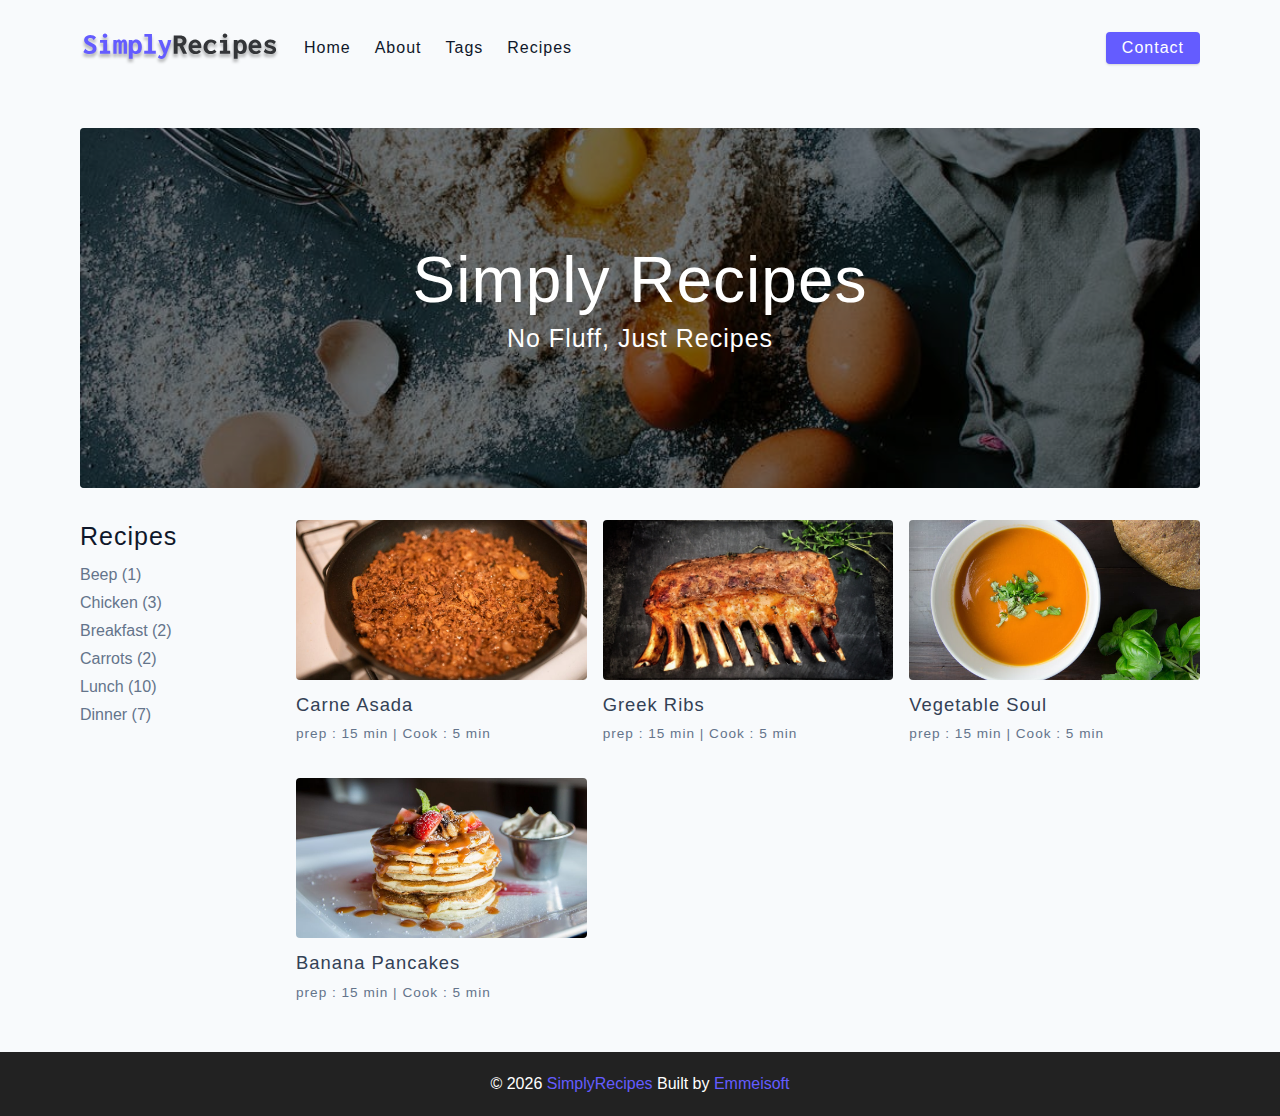
<file: index.html>
<!DOCTYPE html>
<html lang="en">
  <head>
    <meta charset="UTF-8" />
    <meta http-equiv="X-UA-Compatible" content="IE=edge" />
    <meta name="viewport" content="width=device-width, initial-scale=1.0" />
    <title>Simply Recipes || Starter</title>
    <!-- favicon -->
    <link rel="shortcut icon" href="./assets/favicon.ico" type="image/x-icon" />
    <!-- normalize -->
    <link rel="stylesheet" href="./css/normalize.css" />
    <!-- font-awesome -->
    <link
      rel="stylesheet"
      href="https://cdnjs.cloudflare.com/ajax/libs/font-awesome/5.14.0/css/all.min.css"
    />
    <!-- main css -->
    <link rel="stylesheet" href="./css/main.css" />
  </head>
  <body>
  
    <!-- nav -->
    <nav class="navbar">
      <div class="nav-center">
        <!-- header -->
        <div class="nav-header">
          <a href="index.html" class="nav-logo">
           <img src="./assets/logo.svg" alt="recipes logo">
          </a>
          <button type="button" class="btn nav-btn">
            <i class="fas fa-align-justify"></i>
          </button>
        </div>
        <!-- links -->
        <div class="nav-links">
          <a href="index.html" class="nav-link">home</a>
          <a href="about.html" class="nav-link">about</a>
          <a href="tags.html" class="nav-link">tags</a>
          <a href="recipes.html" class="nav-link">recipes</a>
          
          <div class="nav-link contact-link">
            <a href="contact.html" class="btn">contact</a>
          </div>
        </div>
      </div>
    </nav>
    <!-- end of nav -->

    <!-- main page content -->
    <main class="page">
      <!-- header -->
      <header class="hero">
        <div class="hero-container">
          <div class="hero-text">
            <h1>simply recipes</h1>
            <h4>no fluff, just recipes</h4>
          </div>
        </div>
      </header>

      <!-- recipes container -->
      <section class="recipes-container">
        <!-- tags container -->
        <div class="tags-container">
          <h4>recipes</h4>

          <div class="tags-list">
            <a href="tag-template.html"> Beep (1)</a>
            <a href="tag-template.html"> Chicken (3)</a>
            <a href="tag-template.html"> Breakfast (2)</a>
            <a href="tag-template.html"> Carrots (2)</a>
            <a href="tag-template.html"> Lunch (10)</a>
            <a href="tag-template.html"> Dinner (7)</a>
          </div>
        </div>
        
        <!-- recipes list  -->
        <div class="recipes-list">
          <!-- single recipe -->
          <a href="single-recipe.html" class="recipe">
            <img src="./assets/recipes/recipe-1.jpeg" alt="food" class="img recipe-img">
            <h5>carne asada</h5>
            <p>prep : 15 min | Cook : 5  min</p>
          </a>


          <a href="single-recipe.html" class="recipe">
            <img src="./assets/recipes/recipe-2.jpeg" alt="food" class="img recipe-img">
            <h5>greek ribs</h5>
            <p>prep : 15 min | Cook : 5 min</p>
          </a>

          <a href="single-recipe.html" class="recipe">
            <img src="./assets/recipes/recipe-3.jpeg" alt="food" class="img recipe-img">
            <h5>Vegetable soul</h5>
            <p>prep : 15 min | Cook : 5 min</p>
          </a>
          
          
          <a href="single-recipe.html" class="recipe">
            <img src="./assets/recipes/recipe-4.jpeg" alt="food" class="img recipe-img">
            <h5>banana pancakes</h5>
            <p>prep : 15 min | Cook : 5 min</p>
          </a>
        </div>
      </section>
    </main>
    <!-- end main page content -->
    
    <!-- footer -->
    <footer class="page-footer">
      <p>
        &copy; <span class="current-date"></span>
        <span class="footer-logo"> SimplyRecipes </span>
        Built by <a href="https://emmei.netlify.app/">Emmeisoft</a>
      </p>
    </footer>
    <script src="./js/app.js"></script>
  </body>
</html>
</file>
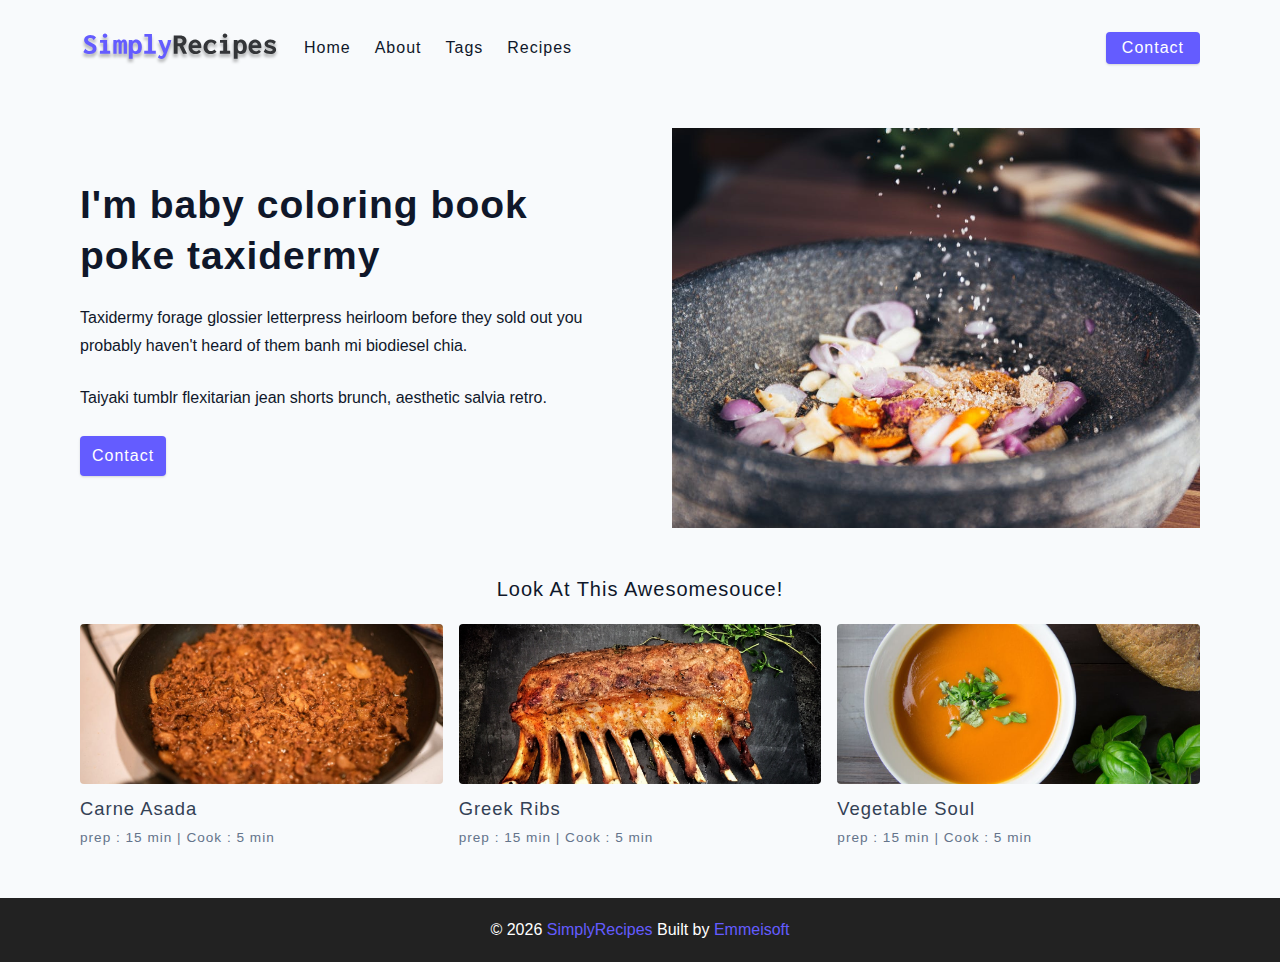
<file: about.html>
<!DOCTYPE html>
<html lang="en">

<head>
  <meta charset="UTF-8" />
  <meta http-equiv="X-UA-Compatible" content="IE=edge" />
  <meta name="viewport" content="width=device-width, initial-scale=1.0" />
  <title>About</title>
  <!-- favicon -->
  <link rel="shortcut icon" href="./assets/favicon.ico" type="image/x-icon" />
  <!-- normalize -->
  <link rel="stylesheet" href="./css/normalize.css" />
  <!-- font-awesome -->
  <link rel="stylesheet" href="https://cdnjs.cloudflare.com/ajax/libs/font-awesome/5.14.0/css/all.min.css" />
  <!-- main css -->
  <link rel="stylesheet" href="./css/main.css" />
</head>

<body>

  <!-- nav -->
  <nav class="navbar">
    <div class="nav-center">
      <!-- header -->
      <div class="nav-header">
        <a href="index.html" class="nav-logo">
          <img src="./assets/logo.svg" alt="recipes logo">
        </a>
        <button type="button" class="btn nav-btn">
          <i class="fas fa-align-justify"></i>
        </button>
      </div>
      <!-- links -->
      <div class="nav-links">
        <a href="index.html" class="nav-link">home</a>
        <a href="about.html" class="nav-link">about</a>
        <a href="tags.html" class="nav-link">tags</a>
        <a href="recipes.html" class="nav-link">recipes</a>

        <div class="nav-link contact-link">
          <a href="contact.html" class="btn">contact</a>
        </div>
      </div>
    </div>
  </nav>
  <!-- end of nav -->

  <!-- main page content -->
  <main class="page">
    <section class="about-page">
      <article>
        <h2>I'm baby coloring book poke taxidermy</h2>
        <p>
          Taxidermy forage glossier letterpress heirloom before they sold out
          you probably haven't heard of them banh mi biodiesel chia.
        </p>
        <p>
          Taiyaki tumblr flexitarian jean shorts brunch, aesthetic salvia
          retro.
        </p>
        <a href="./contact.html" class="btn"> contact </a>
      </article>
      <img src="./assets/about.jpeg" alt="pouring salt" class="img about-img">
    </section>
    
    <section class="featured-recipes">
      <h5 class="featured-title">Look at this awesomesouce!</h5>
          <div class="recipes-list">
            <!-- single recipe -->
            <a href="single-recipe.html" class="recipe">
              <img src="./assets/recipes/recipe-1.jpeg" alt="food" class="img recipe-img">
              <h5>carne asada</h5>
              <p>prep : 15 min | Cook : 5 min</p>
            </a>
          
          
            <a href="single-recipe.html" class="recipe">
              <img src="./assets/recipes/recipe-2.jpeg" alt="food" class="img recipe-img">
              <h5>greek ribs</h5>
              <p>prep : 15 min | Cook : 5 min</p>
            </a>
          
            <a href="single-recipe.html" class="recipe">
              <img src="./assets/recipes/recipe-3.jpeg" alt="food" class="img recipe-img">
              <h5>Vegetable soul</h5>
              <p>prep : 15 min | Cook : 5 min</p>
            </a>
          </div>

    </section>
  </main>
  <!-- end main page content -->

  <!-- footer -->
  <footer class="page-footer">
    <p>
      &copy; <span class="current-date"></span>
      <span class="footer-logo"> SimplyRecipes </span>
      Built by <a href="https://emmei.netlify.app/">Emmeisoft</a>
    </p>
  </footer>
  <script src="./js/app.js"></script>
</body>

</html>
</file>
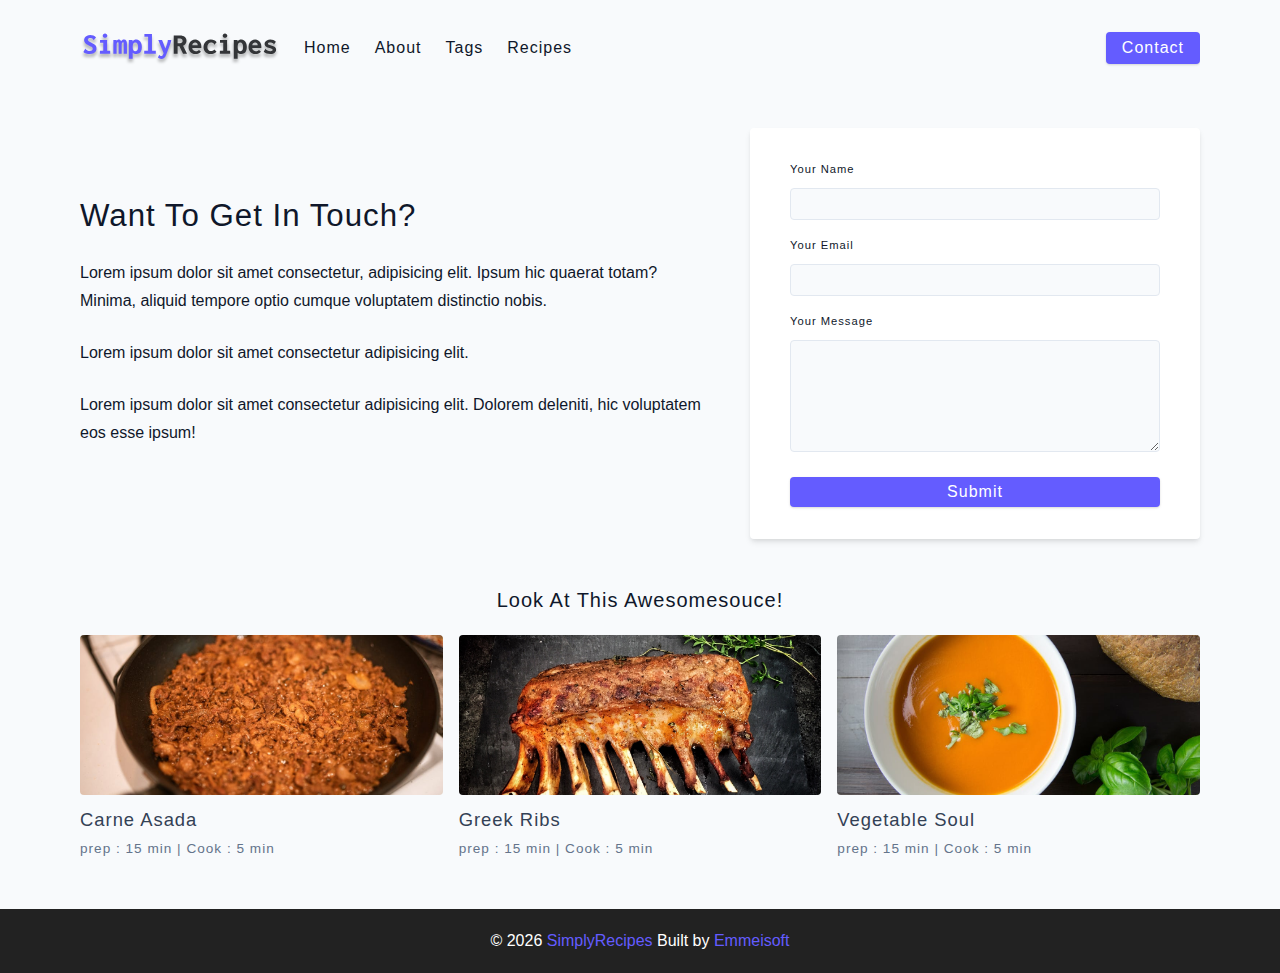
<file: contact.html>
<!DOCTYPE html>
<html lang="en">

<head>
  <meta charset="UTF-8" />
  <meta http-equiv="X-UA-Compatible" content="IE=edge" />
  <meta name="viewport" content="width=device-width, initial-scale=1.0" />
  <title>Contact</title>
  <!-- favicon -->
  <link rel="shortcut icon" href="./assets/favicon.ico" type="image/x-icon" />
  <!-- normalize -->
  <link rel="stylesheet" href="./css/normalize.css" />
  <!-- font-awesome -->
  <link rel="stylesheet" href="https://cdnjs.cloudflare.com/ajax/libs/font-awesome/5.14.0/css/all.min.css" />
  <!-- main css -->
  <link rel="stylesheet" href="./css/main.css" />
</head>

<body>

  <!-- nav -->
  <nav class="navbar">
    <div class="nav-center">
      <!-- header -->
      <div class="nav-header">
        <a href="index.html" class="nav-logo">
          <img src="./assets/logo.svg" alt="recipes logo">
        </a>
        <button type="button" class="btn nav-btn">
          <i class="fas fa-align-justify"></i>
        </button>
      </div>
      <!-- links -->
      <div class="nav-links">
        <a href="index.html" class="nav-link">home</a>
        <a href="about.html" class="nav-link">about</a>
        <a href="tags.html" class="nav-link">tags</a>
        <a href="recipes.html" class="nav-link">recipes</a>

        <div class="nav-link contact-link">
          <a href="contact.html" class="btn">contact</a>
        </div>
      </div>
    </div>
  </nav>
  <!-- end of nav -->

  <!-- main page content -->
  <main class="page">
      <section class="contact-container">
        <article class="contact-info">
          <h3>Want to get in touch?</h3>
          <p>
            Lorem ipsum dolor sit amet consectetur, adipisicing elit. 
            Ipsum hic quaerat totam? Minima, 
            aliquid tempore optio cumque voluptatem distinctio nobis.
          </p>

          <p>
            Lorem ipsum dolor sit amet consectetur adipisicing elit.
          </p>

          <p>Lorem ipsum dolor sit amet consectetur adipisicing elit.
            Dolorem deleniti, hic voluptatem eos esse ipsum!</p>
        </article>

        <!-- Contact Form -->
        <article>
          <form class="form contact-form">
            <div class="form-row">
              <label for="name" class="form-label">your name</label>
              <input type="text" class="form-input" id="name" name="name">
            </div>

            <div class="form-row">
              <label for="email" class="form-label">your email</label>
              <input type="email" class="form-input" id="email" name="email">
            </div>


            <div class="form-row">
              <label for="message" class="form-label">your message</label>
              <textarea class="form-textarea" id="message" name="message"></textarea>
            </div>

            <button type="submit" class="btn btn-block">submit</button>
          </form>
        </article>
      </section>
      <section class="featured-recipes">
        <h5 class="featured-title">Look at this awesomesouce!</h5>
        <div class="recipes-list">
          <!-- single recipe -->
          <a href="single-recipe.html" class="recipe">
            <img src="./assets/recipes/recipe-1.jpeg" alt="food" class="img recipe-img">
            <h5>carne asada</h5>
            <p>prep : 15 min | Cook : 5 min</p>
          </a>
      
      
          <a href="single-recipe.html" class="recipe">
            <img src="./assets/recipes/recipe-2.jpeg" alt="food" class="img recipe-img">
            <h5>greek ribs</h5>
            <p>prep : 15 min | Cook : 5 min</p>
          </a>
      
          <a href="single-recipe.html" class="recipe">
            <img src="./assets/recipes/recipe-3.jpeg" alt="food" class="img recipe-img">
            <h5>Vegetable soul</h5>
            <p>prep : 15 min | Cook : 5 min</p>
          </a>
        </div>
      
      </section>
  </main>
  <!-- end main page content -->

  <!-- footer -->
  <footer class="page-footer">
    <p>
      &copy; <span class="current-date"></span>
      <span class="footer-logo"> SimplyRecipes </span>
      Built by <a href="https://emmei.netlify.app/">Emmeisoft</a>
    </p>
  </footer>
  <script src="./js/app.js"></script>
</body>

</html>
</file>
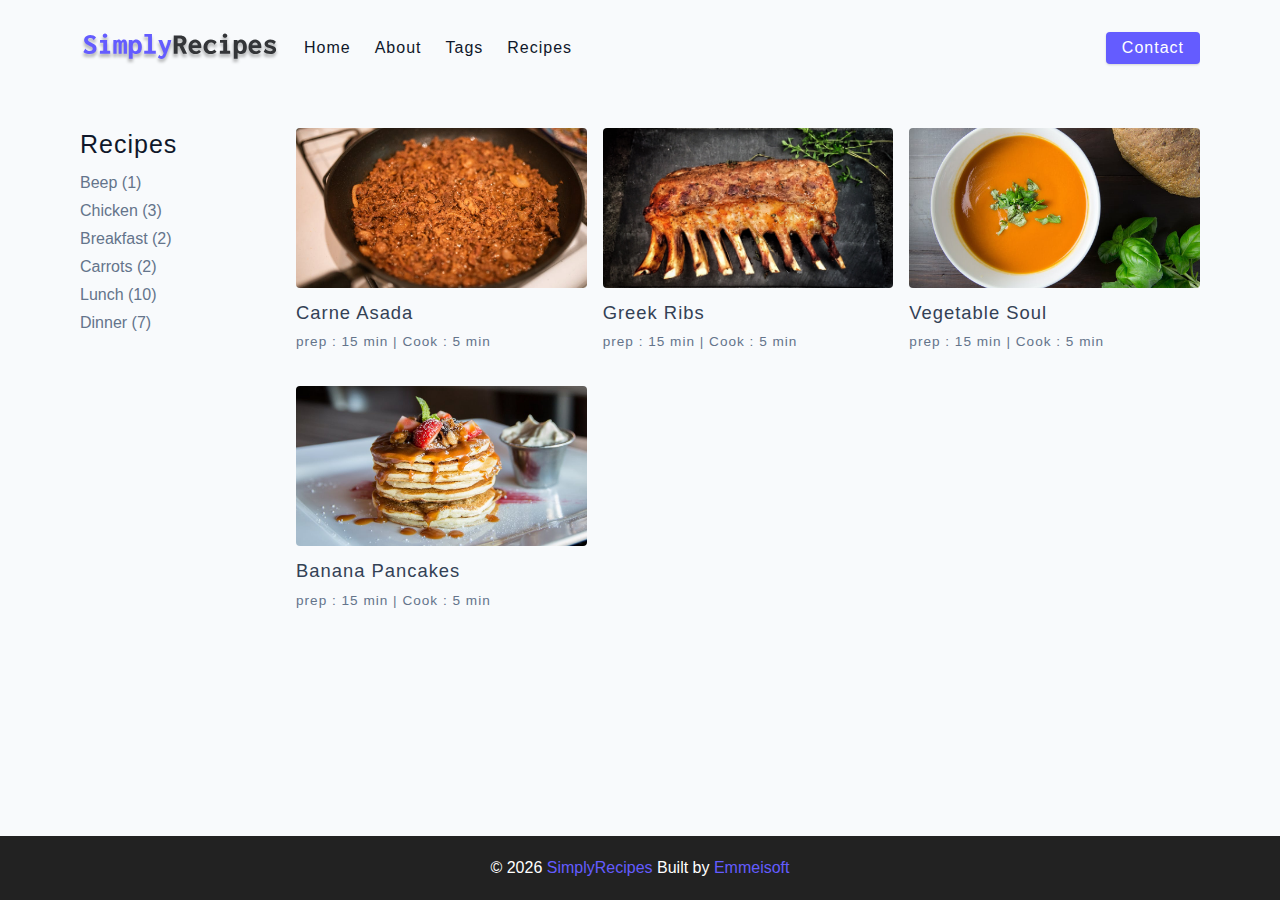
<file: recipes.html>
<!DOCTYPE html>
<html lang="en">

<head>
  <meta charset="UTF-8" />
  <meta http-equiv="X-UA-Compatible" content="IE=edge" />
  <meta name="viewport" content="width=device-width, initial-scale=1.0" />
  <title>Recipes</title>
  <!-- favicon -->
  <link rel="shortcut icon" href="./assets/favicon.ico" type="image/x-icon" />
  <!-- normalize -->
  <link rel="stylesheet" href="./css/normalize.css" />
  <!-- font-awesome -->
  <link rel="stylesheet" href="https://cdnjs.cloudflare.com/ajax/libs/font-awesome/5.14.0/css/all.min.css" />
  <!-- main css -->
  <link rel="stylesheet" href="./css/main.css" />
</head>

<body>

  <!-- nav -->
  <nav class="navbar">
    <div class="nav-center">
      <!-- header -->
      <div class="nav-header">
        <a href="index.html" class="nav-logo">
          <img src="./assets/logo.svg" alt="recipes logo">
        </a>
        <button type="button" class="btn nav-btn">
          <i class="fas fa-align-justify"></i>
        </button>
      </div>
      <!-- links -->
      <div class="nav-links">
        <a href="index.html" class="nav-link">home</a>
        <a href="about.html" class="nav-link">about</a>
        <a href="tags.html" class="nav-link">tags</a>
        <a href="recipes.html" class="nav-link">recipes</a>

        <div class="nav-link contact-link">
          <a href="contact.html" class="btn">contact</a>
        </div>
      </div>
    </div>
  </nav>
  <!-- end of nav -->

  <!-- main page content -->
  <main class="page">
          <!-- recipes container -->
          <section class="recipes-container">
            <!-- tags container -->
            <div class="tags-container">
              <h4>recipes</h4>
          
              <div class="tags-list">
                <a href="tag-template.html"> Beep (1)</a>
                <a href="tag-template.html"> Chicken (3)</a>
                <a href="tag-template.html"> Breakfast (2)</a>
                <a href="tag-template.html"> Carrots (2)</a>
                <a href="tag-template.html"> Lunch (10)</a>
                <a href="tag-template.html"> Dinner (7)</a>
              </div>
            </div>
          
            <!-- recipes list  -->
            <div class="recipes-list">
              <!-- single recipe -->
              <a href="single-recipe.html" class="recipe">
                <img src="./assets/recipes/recipe-1.jpeg" alt="food" class="img recipe-img">
                <h5>carne asada</h5>
                <p>prep : 15 min | Cook : 5 min</p>
              </a>
          
          
              <a href="single-recipe.html" class="recipe">
                <img src="./assets/recipes/recipe-2.jpeg" alt="food" class="img recipe-img">
                <h5>greek ribs</h5>
                <p>prep : 15 min | Cook : 5 min</p>
              </a>
          
              <a href="single-recipe.html" class="recipe">
                <img src="./assets/recipes/recipe-3.jpeg" alt="food" class="img recipe-img">
                <h5>Vegetable soul</h5>
                <p>prep : 15 min | Cook : 5 min</p>
              </a>
          
          
              <a href="single-recipe.html" class="recipe">
                <img src="./assets/recipes/recipe-4.jpeg" alt="food" class="img recipe-img">
                <h5>banana pancakes</h5>
                <p>prep : 15 min | Cook : 5 min</p>
              </a>
            </div>
          </section>
  </main>
  <!-- end main page content -->

  <!-- footer -->
  <footer class="page-footer">
    <p>
      &copy; <span class="current-date"></span>
      <span class="footer-logo"> SimplyRecipes </span>
      Built by <a href="https://emmei.netlify.app/">Emmeisoft</a>
    </p>
  </footer>
  <script src="./js/app.js"></script>
</body>

</html>
</file>
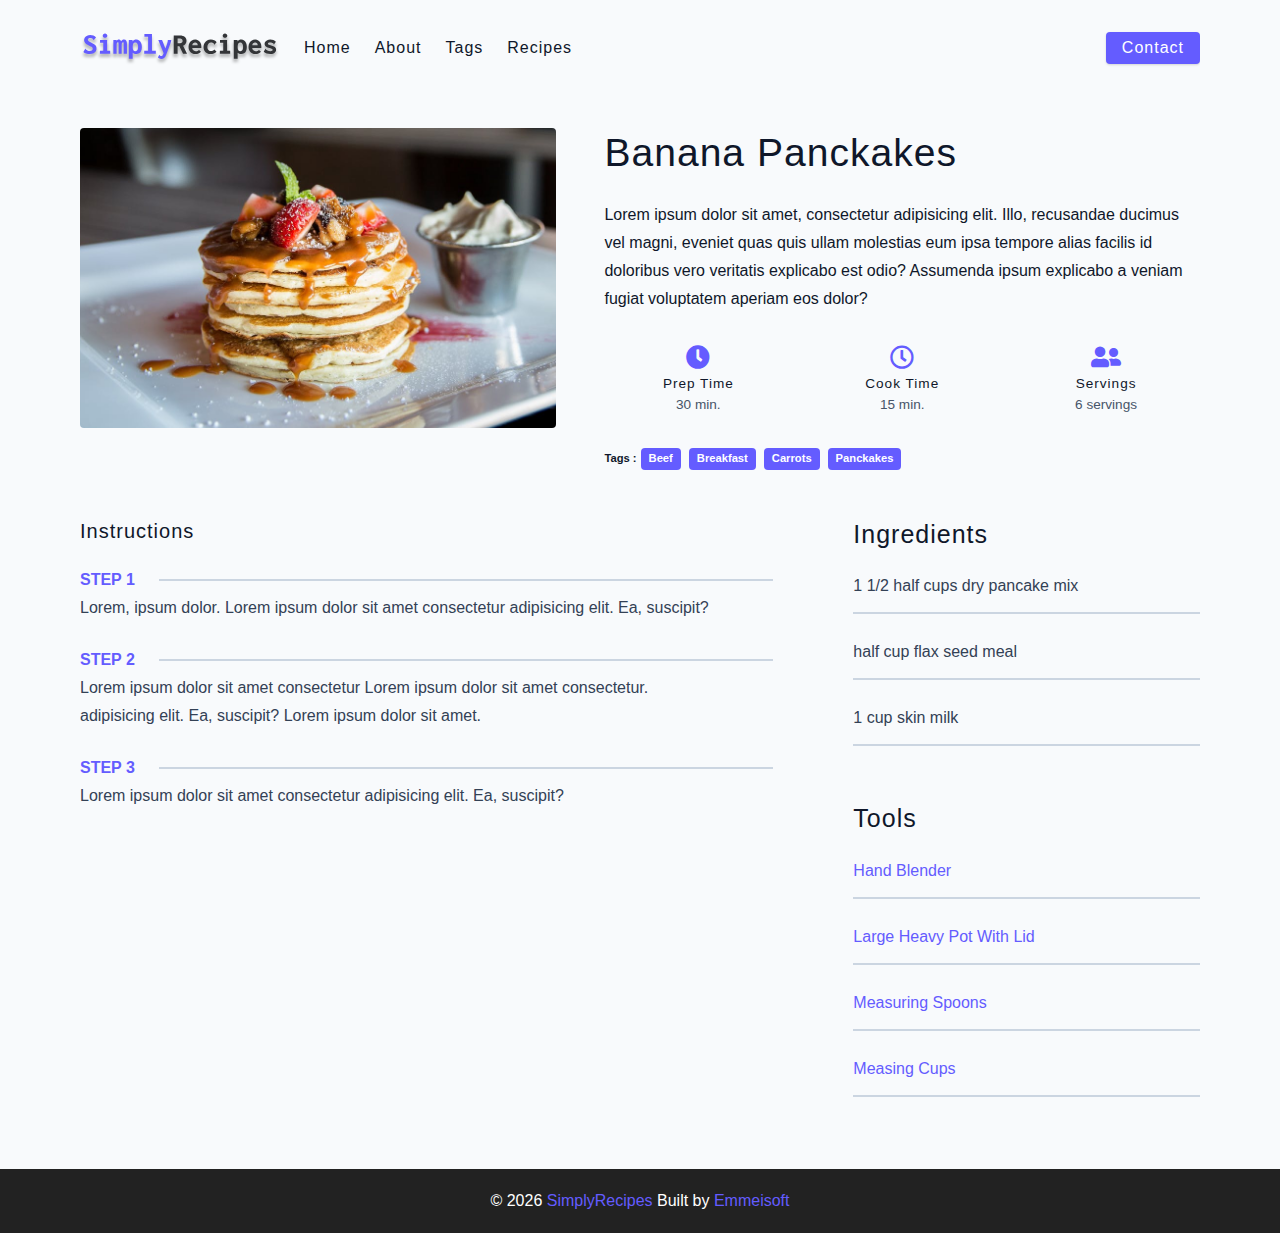
<file: single-recipe.html>
<!DOCTYPE html>
<html lang="en">

<head>
  <meta charset="UTF-8" />
  <meta http-equiv="X-UA-Compatible" content="IE=edge" />
  <meta name="viewport" content="width=device-width, initial-scale=1.0" />
  <title>Single Recipe</title>
  <!-- favicon -->
  <link rel="shortcut icon" href="./assets/favicon.ico" type="image/x-icon" />
  <!-- normalize -->
  <link rel="stylesheet" href="./css/normalize.css" />
  <!-- font-awesome -->
  <link rel="stylesheet" href="https://cdnjs.cloudflare.com/ajax/libs/font-awesome/5.14.0/css/all.min.css" />
  <!-- main css -->
  <link rel="stylesheet" href="./css/main.css" />
</head>

<body>

  <!-- nav -->
  <nav class="navbar">
    <div class="nav-center">
      <!-- header -->
      <div class="nav-header">
        <a href="index.html" class="nav-logo">
          <img src="./assets/logo.svg" alt="recipes logo">
        </a>
        <button type="button" class="btn nav-btn">
          <i class="fas fa-align-justify"></i>
        </button>
      </div>
      <!-- links -->
      <div class="nav-links">
        <a href="index.html" class="nav-link">home</a>
        <a href="about.html" class="nav-link">about</a>
        <a href="tags.html" class="nav-link">tags</a>
        <a href="recipes.html" class="nav-link">recipes</a>

        <div class="nav-link contact-link">
          <a href="contact.html" class="btn">contact</a>
        </div>
      </div>
    </div>
  </nav>
  <!-- end of nav -->

  <!-- main page content -->
  <main class="page">
    <section class="single-repice">
      <article class="recipe-hero">
        <img src="./assets/recipes/recipe-4.jpeg" class="img recipe-hero-img" alt="panckakes" >
        <article>
          <h2>Banana panckakes</h2>
          <p class="recipe-info">
            Lorem ipsum dolor sit amet, consectetur adipisicing elit. Illo, 
            recusandae ducimus vel magni, eveniet quas quis ullam molestias eum ipsa tempore
             alias facilis id doloribus vero veritatis explicabo est odio?
             Assumenda ipsum explicabo a veniam fugiat voluptatem aperiam eos dolor?
          </p>

          <!-- recipe icons -->
          <div class="recipe-icons">
            <article>
              <i class="fas fa-clock"></i>
              <h5>prep time</h5>
              <p>30 min.</p>
            </article>

            <article>
              <i class="far fa-clock"></i>
              <h5>cook time</h5>
              <p>15 min.</p>
            </article>

            <article>
              <i class="fas fa-user-friends"></i>
              <h5>servings</h5>
              <p>6 servings</p>
            </article>
          </div>

          <div class="recipe-tags">
            Tags : 
            <a href="./tag-template.html">beef</a>
            <a href="./tag-template.html">breakfast</a>
            <a href="./tag-template.html">carrots</a>
            <a href="./tag-template.html">panckakes</a>
          </div>
        </article>
      </article>

      <article class="recipe-content">
        <article class="recipe-instruction">
          <h5>instructions</h5>

          <div class="single-instruction">
            <header>
              <p>Step 1</p>
              <div></div>
            </header>
            <p>Lorem, ipsum dolor. Lorem ipsum dolor sit amet consectetur adipisicing elit. Ea, suscipit?</p>
          </div>

          <div class="single-instruction">
            <header>
              <p>Step 2</p>
              <div></div>
            </header>
            <p>Lorem ipsum dolor sit amet consectetur Lorem ipsum dolor sit amet consectetur. 
              adipisicing elit. Ea, suscipit? Lorem ipsum dolor sit amet.</p>
          </div>

          <div class="single-instruction">
            <header>
              <p>Step 3</p>
              <div></div>
            </header>
            <p>Lorem ipsum dolor sit amet consectetur adipisicing elit. Ea, suscipit?</p>
          </div>
        </article>

        <article class="recipe-ingredient">
          <div>
            <h4>Ingredients</h4>

            <p class="single-ingredient">1 1/2 half cups dry pancake mix</p>
            <p class="single-ingredient">half cup flax seed meal</p>
            <p class="single-ingredient">1 cup skin milk</p>
          </div>

          <div>
            <h4>tools</h4>
            <p class="single-tool">Hand Blender</p>
            <p class="single-tool">Large Heavy Pot With Lid</p>
            <p class="single-tool">Measuring Spoons</p>
            <p class="single-tool">Measing Cups</p>
          </div>
        </article>
      </article>
    </section>
  </main>
  <!-- end main page content -->

  <!-- footer -->
  <footer class="page-footer">
    <p>
      &copy; <span class="current-date"></span>
      <span class="footer-logo"> SimplyRecipes </span>
      Built by <a href="https://emmei.netlify.app/">Emmeisoft</a>
    </p>
  </footer>
  <script src="./js/app.js"></script>
</body>

</html>
</file>
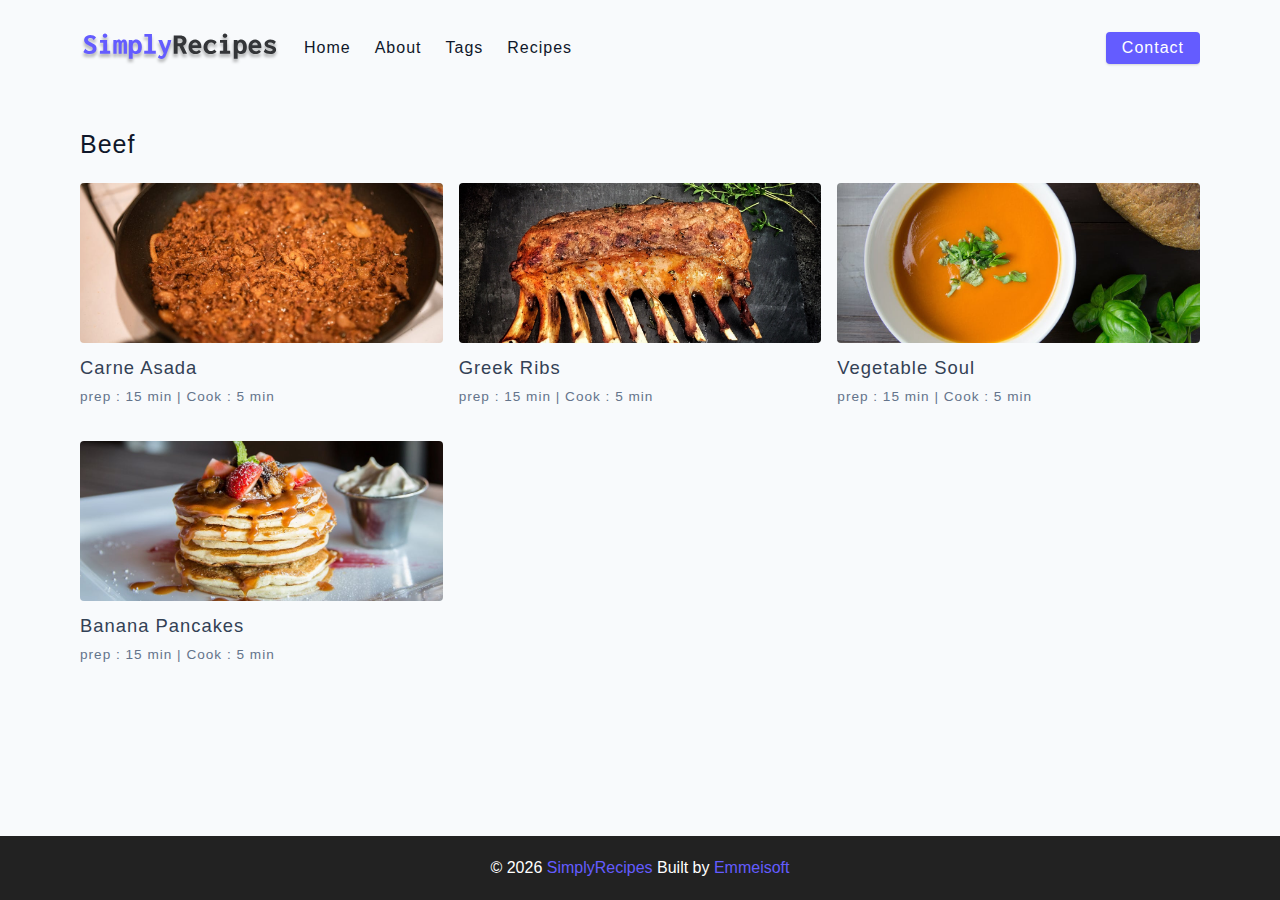
<file: tag-template.html>
<!DOCTYPE html>
<html lang="en">

<head>
  <meta charset="UTF-8" />
  <meta http-equiv="X-UA-Compatible" content="IE=edge" />
  <meta name="viewport" content="width=device-width, initial-scale=1.0" />
  <title>Tag Template</title>
  <!-- favicon -->
  <link rel="shortcut icon" href="./assets/favicon.ico" type="image/x-icon" />
  <!-- normalize -->
  <link rel="stylesheet" href="./css/normalize.css" />
  <!-- font-awesome -->
  <link rel="stylesheet" href="https://cdnjs.cloudflare.com/ajax/libs/font-awesome/5.14.0/css/all.min.css" />
  <!-- main css -->
  <link rel="stylesheet" href="./css/main.css" />
</head>

<body>

  <!-- nav -->
  <nav class="navbar">
    <div class="nav-center">
      <!-- header -->
      <div class="nav-header">
        <a href="index.html" class="nav-logo">
          <img src="./assets/logo.svg" alt="recipes logo">
        </a>
        <button type="button" class="btn nav-btn">
          <i class="fas fa-align-justify"></i>
        </button>
      </div>
      <!-- links -->
      <div class="nav-links">
        <a href="index.html" class="nav-link">home</a>
        <a href="about.html" class="nav-link">about</a>
        <a href="tags.html" class="nav-link">tags</a>
        <a href="recipes.html" class="nav-link">recipes</a>

        <div class="nav-link contact-link">
          <a href="contact.html" class="btn">contact</a>
        </div>
      </div>
    </div>
  </nav>
  <!-- end of nav -->

  <!-- main page content -->
  <main class="page">
   <h4>Beef</h4>
    <!-- recipes list  -->
    <div class="recipes-list">
      <!-- single recipe -->
      <a href="single-recipe.html" class="recipe">
        <img src="./assets/recipes/recipe-1.jpeg" alt="food" class="img recipe-img">
        <h5>carne asada</h5>
        <p>prep : 15 min | Cook : 5 min</p>
      </a>
    
    
      <a href="single-recipe.html" class="recipe">
        <img src="./assets/recipes/recipe-2.jpeg" alt="food" class="img recipe-img">
        <h5>greek ribs</h5>
        <p>prep : 15 min | Cook : 5 min</p>
      </a>
    
      <a href="single-recipe.html" class="recipe">
        <img src="./assets/recipes/recipe-3.jpeg" alt="food" class="img recipe-img">
        <h5>Vegetable soul</h5>
        <p>prep : 15 min | Cook : 5 min</p>
      </a>
    
    
      <a href="single-recipe.html" class="recipe">
        <img src="./assets/recipes/recipe-4.jpeg" alt="food" class="img recipe-img">
        <h5>banana pancakes</h5>
        <p>prep : 15 min | Cook : 5 min</p>
      </a>
    </div>
  </main>
  <!-- end main page content -->

  <!-- footer -->
  <footer class="page-footer">
    <p>
      &copy; <span class="current-date"></span>
      <span class="footer-logo"> SimplyRecipes </span>
      Built by <a href="https://emmei.netlify.app/">Emmeisoft</a>
    </p>
  </footer>
  <script src="./js/app.js"></script>
</body>

</html>
</file>
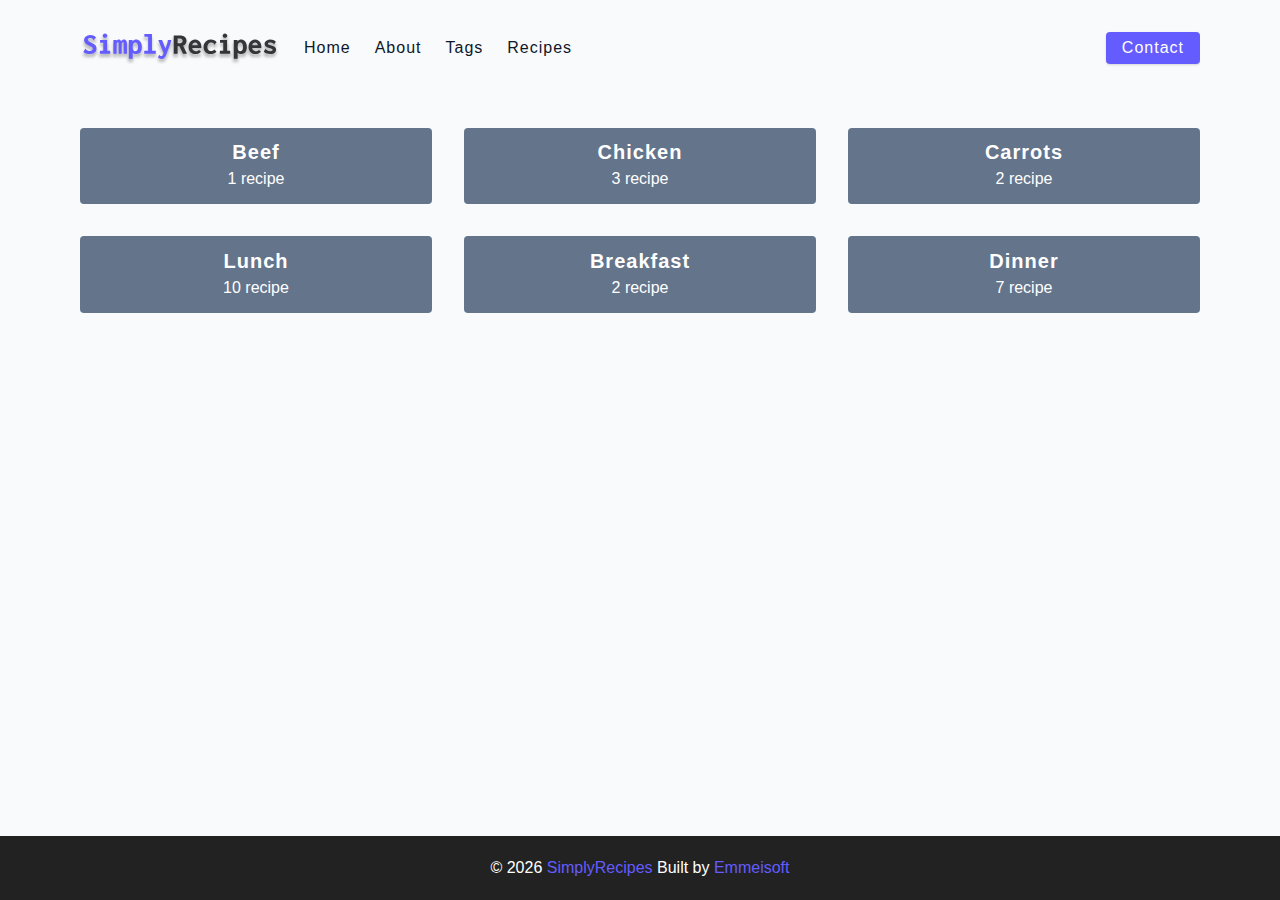
<file: tags.html>
<!DOCTYPE html>
<html lang="en">

<head>
  <meta charset="UTF-8" />
  <meta http-equiv="X-UA-Compatible" content="IE=edge" />
  <meta name="viewport" content="width=device-width, initial-scale=1.0" />
  <title>Tags</title>
  <!-- favicon -->
  <link rel="shortcut icon" href="./assets/favicon.ico" type="image/x-icon" />
  <!-- normalize -->
  <link rel="stylesheet" href="./css/normalize.css" />
  <!-- font-awesome -->
  <link rel="stylesheet" href="https://cdnjs.cloudflare.com/ajax/libs/font-awesome/5.14.0/css/all.min.css" />
  <!-- main css -->
  <link rel="stylesheet" href="./css/main.css" />
</head>

<body>

  <!-- nav -->
  <nav class="navbar">
    <div class="nav-center">
      <!-- header -->
      <div class="nav-header">
        <a href="index.html" class="nav-logo">
          <img src="./assets/logo.svg" alt="recipes logo">
        </a>
        <button type="button" class="btn nav-btn">
          <i class="fas fa-align-justify"></i>
        </button>
      </div>
      <!-- links -->
      <div class="nav-links">
        <a href="index.html" class="nav-link">home</a>
        <a href="about.html" class="nav-link">about</a>
        <a href="tags.html" class="nav-link">tags</a>
        <a href="recipes.html" class="nav-link">recipes</a>

        <div class="nav-link contact-link">
          <a href="contact.html" class="btn">contact</a>
        </div>
      </div>
    </div>
  </nav>
  <!-- end of nav -->

  <!-- main page content -->
  <main class="page">
   <section class="tags-wrapper">
    <a href="./tag-template.html" class="tag">
      <h5>beef</h5>
      <p>1 recipe</p>
    </a>

    <a href="./tag-template.html" class="tag">
      <h5>Chicken </h5>
      <p>3 recipe</p>
    </a>

    <a href="./tag-template.html" class="tag">
      <h5>carrots</h5>
      <p>2 recipe</p>
    </a>

    <a href="./tag-template.html" class="tag">
      <h5>Lunch</h5>
      <p>10 recipe</p>
    </a>
    
    <a href="./tag-template.html" class="tag">
      <h5>breakfast</h5>
      <p>2 recipe</p>
    </a>

    <a href="./tag-template.html" class="tag">
      <h5>Dinner</h5>
      <p>7 recipe</p>
    </a>
   </section>
  </main>
  <!-- end main page content -->

  <!-- footer -->
  <footer class="page-footer">
    <p>
      &copy; <span class="current-date"></span>
      <span class="footer-logo"> SimplyRecipes </span>
      Built by <a href="https://emmei.netlify.app/">Emmeisoft</a>
    </p>
  </footer>
  <script src="./js/app.js"></script>
</body>

</html>
</file>
<file: css/main.css>
*,
::after,
::before {
  box-sizing: border-box;
  margin: 0;
  padding: 0;
}
/* fonts */

@import url("https://fonts.googleapis.com/css2?family=Roboto:wght@400;500;600&family=Montserrat&display=swap");
html {
  font-size: 100%;
} /*16px*/

:root {
  /* colors */
  --primary-100: #e2e0ff;
  --primary-200: #c1beff;
  --primary-300: #a29dff;
  --primary-400: #837dff;
  --primary-500: #645cff;
  --primary-600: #504acc;
  --primary-700: #3c3799;
  --primary-800: #282566;
  --primary-900: #141233;

  /* grey */
  --grey-50: #f8fafc;
  --grey-100: #f1f5f9;
  --grey-200: #e2e8f0;
  --grey-300: #cbd5e1;
  --grey-400: #94a3b8;
  --grey-500: #64748b;
  --grey-600: #475569;
  --grey-700: #334155;
  --grey-800: #1e293b;
  --grey-900: #0f172a;
  /* rest of the colors */
  --black: #222;
  --white: #fff;
  --red-light: #f8d7da;
  --red-dark: #842029;
  --green-light: #d1e7dd;
  --green-dark: #0f5132;

  /* fonts  */
  --headingFont: "Roboto", sans-serif;
  --bodyFont: "Nunito", sans-serif;
  --smallText: 0.7em;
  /* rest of the vars */
  --backgroundColor: var(--grey-50);
  --textColor: var(--grey-900);
  --borderRadius: 0.25rem;
  --letterSpacing: 1px;
  --transition: 0.3s ease-in-out all;
  --max-width: 1120px;
  --fixed-width: 600px;

  /* box shadow*/
  --shadow-1: 0 1px 3px 0 rgba(0, 0, 0, 0.1), 0 1px 2px 0 rgba(0, 0, 0, 0.06);
  --shadow-2: 0 4px 6px -1px rgba(0, 0, 0, 0.1),
    0 2px 4px -1px rgba(0, 0, 0, 0.06);
  --shadow-3: 0 10px 15px -3px rgba(0, 0, 0, 0.1),
    0 4px 6px -2px rgba(0, 0, 0, 0.05);
  --shadow-4: 0 20px 25px -5px rgba(0, 0, 0, 0.1),
    0 10px 10px -5px rgba(0, 0, 0, 0.04);
}

body {
  background: var(--backgroundColor);
  font-family: var(--bodyFont);
  font-weight: 400;
  line-height: 1.75;
  color: var(--textColor);
}

p {
  margin-top: 0;
  margin-bottom: 1.5rem;
  max-width: 40em;
}

h1,
h2,
h3,
h4,
h5 {
  margin: 0;
  margin-bottom: 1.38rem;
  font-family: var(--headingFont);
  font-weight: 400;
  line-height: 1.3;
  text-transform: capitalize;
  letter-spacing: var(--letterSpacing);
}

h1 {
  margin-top: 0;
  font-size: 3.052rem;
}

h2 {
  font-size: 2.441rem;
}

h3 {
  font-size: 1.953rem;
}

h4 {
  font-size: 1.563rem;
}

h5 {
  font-size: 1.25rem;
}

small,
.text-small {
  font-size: var(--smallText);
}

a {
  text-decoration: none;
}
ul {
  list-style-type: none;
  padding: 0;
}

.img {
  width: 100%;
  display: block;
  object-fit: cover;
}
/* buttons */

.btn {
  cursor: pointer;
  color: var(--white);
  background: var(--primary-500);
  border: transparent;
  border-radius: var(--borderRadius);
  letter-spacing: var(--letterSpacing);
  padding: 0.375rem 0.75rem;
  box-shadow: var(--shadow-1);
  transition: var(--transtion);
  text-transform: capitalize;
  display: inline-block;
}
.btn:hover {
  background: var(--primary-700);
  box-shadow: var(--shadow-3);
}
.btn-hipster {
  color: var(--primary-500);
  background: var(--primary-200);
}
.btn-hipster:hover {
  color: var(--primary-200);
  background: var(--primary-700);
}
.btn-block {
  width: 100%;
}

/* alerts */
.alert {
  padding: 0.375rem 0.75rem;
  margin-bottom: 1rem;
  border-color: transparent;
  border-radius: var(--borderRadius);
}

.alert-danger {
  color: var(--red-dark);
  background: var(--red-light);
}
.alert-success {
  color: var(--green-dark);
  background: var(--green-light);
}
/* form */

.form {
  width: 90vw;
  max-width: var(--fixed-width);
  background: var(--white);
  border-radius: var(--borderRadius);
  box-shadow: var(--shadow-2);
  padding: 2rem 2.5rem;
  margin: 3rem auto;
}
.form-label {
  display: block;
  font-size: var(--smallText);
  margin-bottom: 0.5rem;
  text-transform: capitalize;
  letter-spacing: var(--letterSpacing);
}
.form-input,
.form-textarea {
  width: 100%;
  padding: 0.375rem 0.75rem;
  border-radius: var(--borderRadius);
  background: var(--backgroundColor);
  border: 1px solid var(--grey-200);
}

.form-row {
  margin-bottom: 1rem;
}

.form-textarea {
  height: 7rem;
}
::placeholder {
  font-family: inherit;
  color: var(--grey-400);
}
.form-alert {
  color: var(--red-dark);
  letter-spacing: var(--letterSpacing);
  text-transform: capitalize;
}
/* alert */

@keyframes spinner {
  to {
    transform: rotate(360deg);
  }
}

.loading {
  width: 6rem;
  height: 6rem;
  border: 5px solid var(--grey-400);
  border-radius: 50%;
  border-top-color: var(--primary-500);
  animation: spinner 0.6s linear infinite;
}
.loading {
  margin: 0 auto;
}
/* title */

.title {
  text-align: center;
}

.title-underline {
  background: var(--primary-500);
  width: 7rem;
  height: 0.25rem;
  margin: 0 auto;
  margin-top: -1rem;
}

/*
=============== 
Navbar
===============
*/

.navbar {
  display: flex;
  justify-content: center;
}

.nav-center {
  width: 90vw;
  max-width: var(--max-width);
}

/* --- nav-header --- */
.nav-header {
  height: 6rem;
  display: flex;
  align-items: center;
  justify-content: space-between;
}

.nav-header img {
  width: 12.5rem;
}

.nav-logo {
  display: flex;
}

.nav-btn {
  padding: 0.25rem 0.75rem;
}

.nav-btn i {
  font-size: 1.1rem;
}

/*--- nav-links ---*/
.nav-links {
  display: flex;
  flex-direction: column;
  /* todo */
  height: 0;
  overflow: hidden;
  transition: var(--transition);
}

/* this class toggles height on click of the hamburger icon */
.show-links {
  height: 19.375rem;
}

.nav-links .nav-link {
  text-transform: capitalize;
  display: block;
  text-align: center;
  padding: 1rem 0;
  color: var(--grey-900);
  border-top: 1px solid var(--grey-500);
  letter-spacing: var(--letterSpacing);
  transition: var(--transition);
}

.nav-link:hover {
  color: var(--primary-500);
}

.contact-link a {
  padding: 0.15rem 1rem;
}

@media (min-width: 48rem) {
  /*--- nav-links ---*/
  .nav-links {
    flex-direction: row;
    height: 6rem;
    align-items: center;
    flex-grow: 1;
  }

  .nav-links .nav-link {
    border-top: none;
    margin-left: 1.5rem;
  }

  .nav-link.contact-link {
    display: flex;
    justify-content: flex-end;
    flex: 1;
  }

  .nav-btn {
    display: none;
  }

  .nav-center {
    display: flex;
  }
}

/*
=============== 
Page
===============
*/
.page {
  width: 90vw;
  max-width: var(--max-width);
  margin: 0 auto;
  min-height: calc(100vh - (6rem + 4rem));
  padding-top: 2rem;
}

/*
=============== 
Page Footer
===============
*/

.page-footer {
  background-color: var(--black);
  height: 4rem;
  color: var(--white);
  display: flex;
  justify-content: center;
  align-items: center;
}

.page-footer p {
  margin-bottom: 0;
}

.footer-logo,
.page-footer a {
  color: var(--primary-500);
}

/* Hero */
.hero {
  height: 40vh;
  background: url("./../assets/main.jpeg") center/cover no-repeat;
  border-radius: var(--borderRadius);
  margin-bottom: 2rem;
  position: relative;
}

/* Hero Overlay */
.hero-container {
  position: absolute;
  width: 100%;
  height: 100%;
  top: 0;
  left: 0;
  background-color: rgba(0, 0, 0, 0.4);
  border-radius: var(--borderRadius);
  display: flex;
  justify-content: center;
  align-items: center;
}

.hero-text {
  display: inline-block;
  color: var(--white);
  text-align: center;
}

@media (min-width: 768px) {
  .hero-text h1 {
    font-size: 4rem;
    margin-bottom: 0;
  }
}

/*
=============== 
Recipes 
===============
*/

.recipes-container {
  display: grid;
  gap: 2rem 1rem;
}

.tags-container {
  order: 1;
  display: flex;
  flex-direction: column;
  padding-bottom: 3rem;
}

.tags-container h4 {
  margin-bottom: 0.5rem;
  font-weight: 500;
}

.tags-list {
  display: grid;
  grid-template-columns: repeat(3, 1fr);
}

.tags-list a {
  color: var(--grey-500);
  text-transform: capitalize;
  transition: var(--transition);
  display: block;
}

.tags-list a:hover {
  color: var(--primary-500);
}

.recipes-list {
  display: grid;
  gap: 2rem 1rem;
  padding-bottom: 3rem;
}

.recipe {
  display: block;
}

.recipe-img {
  height: 15rem;
  border-radius: var(--borderRadius);
  margin-bottom: 1rem;
}

.recipe h5 {
  margin-bottom: 0;
  line-height: 1;
  color: var(--grey-700);
}

.recipe p {
  margin-bottom: 0;
  margin-top: 0.5rem;
  color: var(--grey-500);
  letter-spacing: var(--letterSpacing);
}

/*
=============================
  Making Website Responsive
=============================
*/

@media (min-width: 576px) {
  .recipes-list {
    grid-template-columns: 1fr 1fr;
  }

  .recipe-img {
    height: 10rem;
  }
}

@media (min-width: 992px) {
  .recipes-container {
    grid-template-columns: 200px 1fr;
  }

  .tags-container {
    order: 0;
  }

  .tags-list {
    grid-template-columns: 1fr;
  }

  .recipe p {
    font-size: 0.85rem;
  }
}

@media (min-width: 1200px) {
  .recipes-list {
    grid-template-columns: 1fr 1fr 1fr;
  }

  .recipe h5 {
    font-size: 1.15rem;
  }
}

/*
================
  Error Page
================
*/

.error-page {
  display: flex;
  align-items: center;
  justify-content: center;
  padding-top: 0;
  transform: translateY(-10%);
}

.error-page section {
  display: inline-block;
}

.error-page h1 {
  font-size: 9rem;
}

/*
================
  About Page
================
*/

.about-page {
  display: grid;
  grid-gap: 2rem 4rem;
  padding-bottom: 3rem;
}

.about-img {
  height: 18.75rem;
}

.about-page h2 {
  text-transform: none;
  font-weight: 600;
}

.featured-title {
  text-align: center;
}

@media (min-width: 992px) {
  .about-page {
    grid-template-columns: 1fr 1fr;
    grid-template-rows: 25rem;
    align-items: center;
  }

  .about-img {
    height: 100%;
  }
}

/*
================
  Contact Page
================
*/

.contact-form {
  width: 100%;
  margin: 0;
}

.contact-container {
  display: grid;
  gap: 2rem 3rem;
  padding-bottom: 3rem;
}

@media (min-width: 576px) {
  .form {
    max-width: 100%;
  }
  .contact-info {
    max-width: 100%;
  }
}
@media (min-width: 992px) {
  .contact-container {
    grid-template-columns: 1fr 450px;
    align-items: center;
  }
}

/*
================
  Tags Page
================
*/

.tags-wrapper {
  display: grid;
  gap: 2rem;
  padding-bottom: 3rem;
}

.tag {
  background-color: var(--grey-500);
  text-align: center;
  border-radius: var(--borderRadius);
  padding: 0.7rem 0;
  transition: var(--transition);
  color: var(--white);
}

.tag:hover {
  background-color: var(--primary-500);
}

.tag h5,
.tag p {
  margin-bottom: 0;
}

.tag h5 {
  font-weight: 600;
}

@media (min-width: 576px) {
  .tags-wrapper {
    grid-template-columns: 1fr 1fr;
  }
}

@media (min-width: 992px) {
  .tags-wrapper {
    grid-template-columns: repeat(3, 1fr);
  }
}

/*
======================
  Single Recipe Page
======================
*/

.recipe-hero {
  display: grid;
  gap: 3rem;
}

.recipe-hero-img {
  height: 300px;
  border-radius: var(--borderRadius);
}

.recipe-info p {
  color: var(--grey-600);
}

.recipe-icons {
  display: grid;
  grid-template-columns: repeat(3, 1fr);
  gap: 1rem;
  margin: 2rem 0;
  text-align: center;
}

.recipe-icons i {
  font-size: 1.5rem;
  color: var(--primary-500);
}

.recipe-icons h5,
.recipe-icons p {
  margin-bottom: 0;
  font-size: 0.85rem;
}

.recipe-icons p {
  color: var(--grey-600);
}

.recipe-tags {
  display: flex;
  align-items: center;
  flex-wrap: wrap;
  font-size: 0.7em;
  font-weight: 600;
}

.recipe-tags a {
  background-color: var(--primary-500);
  border-radius: var(--borderRadius);
  color: var(--white);
  padding: 0.05rem 0.5rem;
  margin: 0 0.25rem;
  text-transform: capitalize;
}

@media (min-width: 992px) {
  .recipe-hero {
    grid-template-columns: 4fr 5fr;
  }
}

.recipe-content {
  padding: 3rem 0;
  display: grid;
  gap: 2rem 5rem;
}

@media (min-width: 992px) {
  .recipe-content {
    grid-template-columns: 2fr 1fr;
  }
}

.single-instruction header {
  display: grid;
  grid-template-columns: auto 1fr;
  gap: 1.5rem;
  align-items: center;
}

.single-instruction header p {
  text-transform: uppercase;
  font-weight: 600;
  margin-bottom: 0;
  color: var(--primary-500);
}

.single-instruction > p {
  color: var(--grey-700);
}
.single-instruction header div {
  height: 0.125rem;
  background: var(--grey-300);
}

.recipe-ingredient {
  display: grid;
  row-gap: 2rem;
}

.single-ingredient {
  border-bottom: 0.125rem solid var(--grey-300);
  padding-bottom: 0.75rem;
  color: var(--grey-700);
}

.single-tool {
  border-bottom: 0.125rem solid var(--grey-300);
  padding-bottom: 0.75rem;
  color: var(--primary-500);
  text-transform: capitalize;
}

/* Alhamdulillah !!! All Praise is to ALLAH */
</file>
